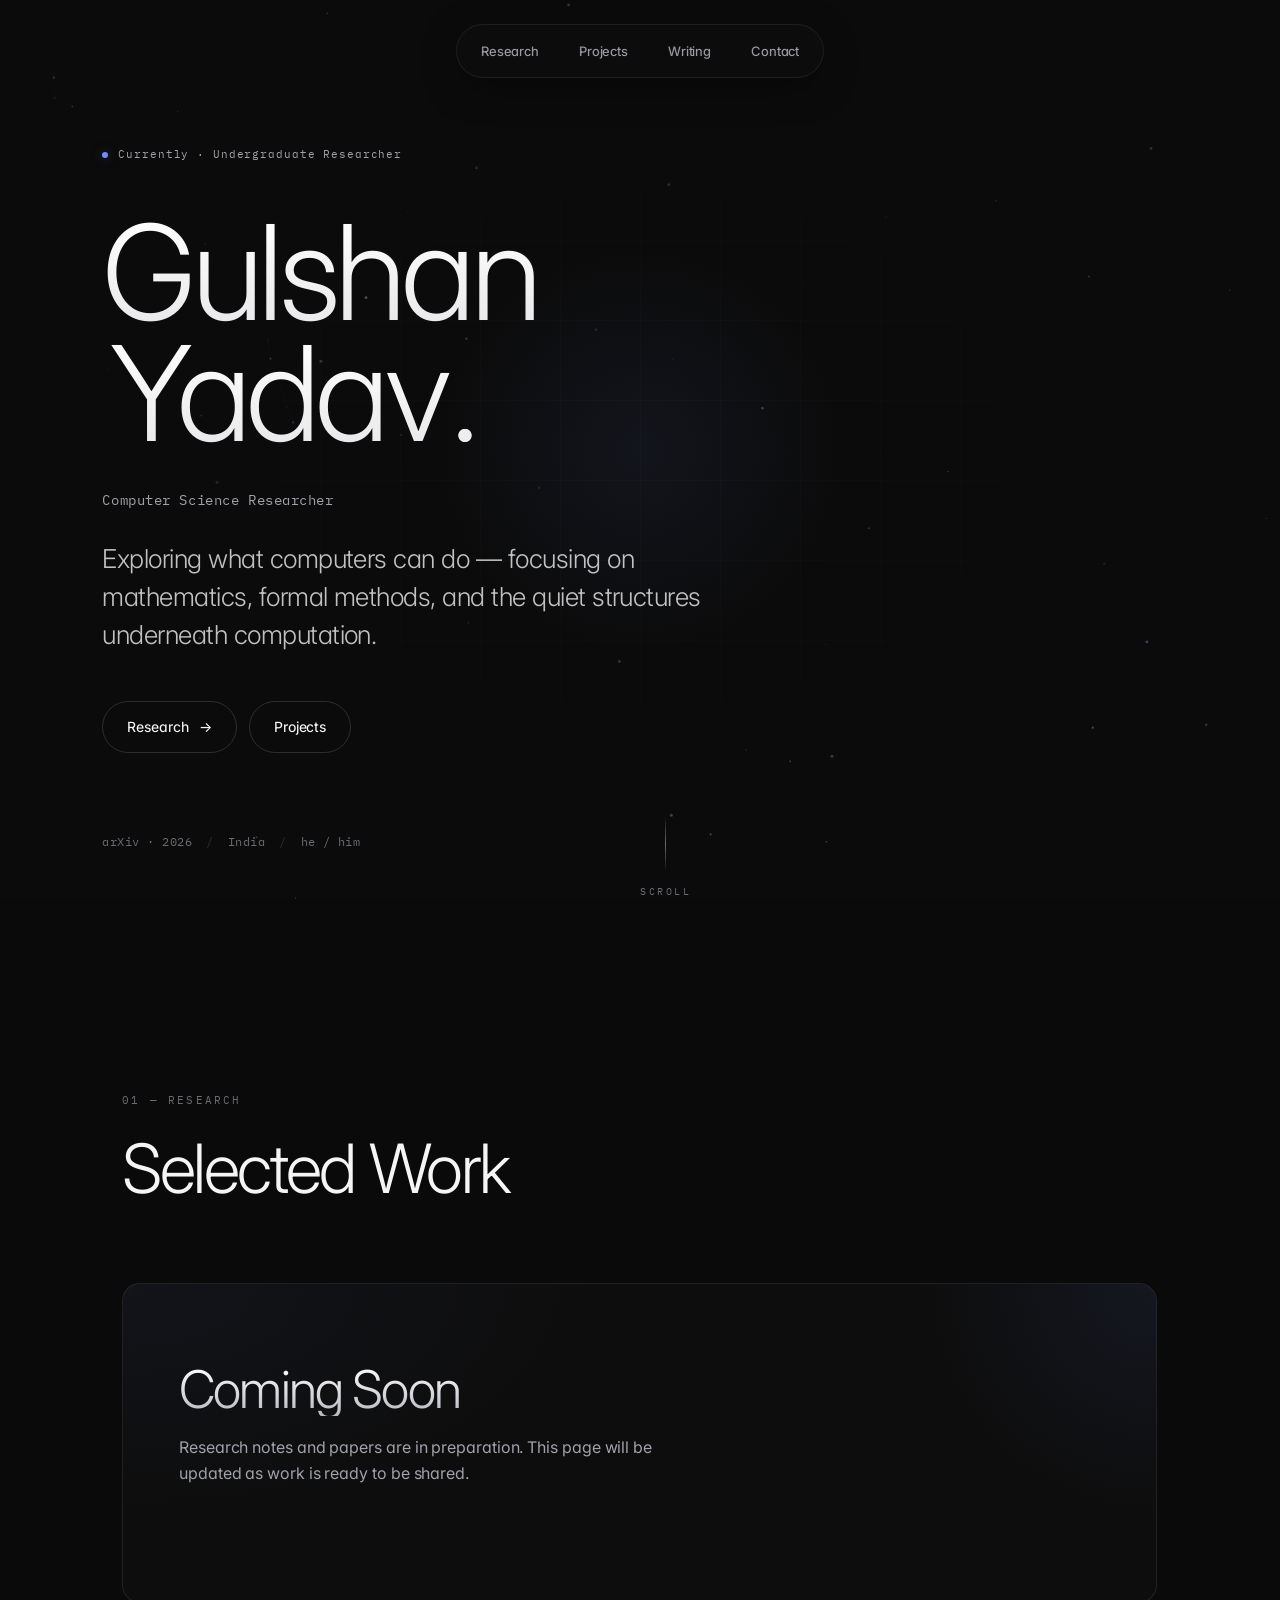
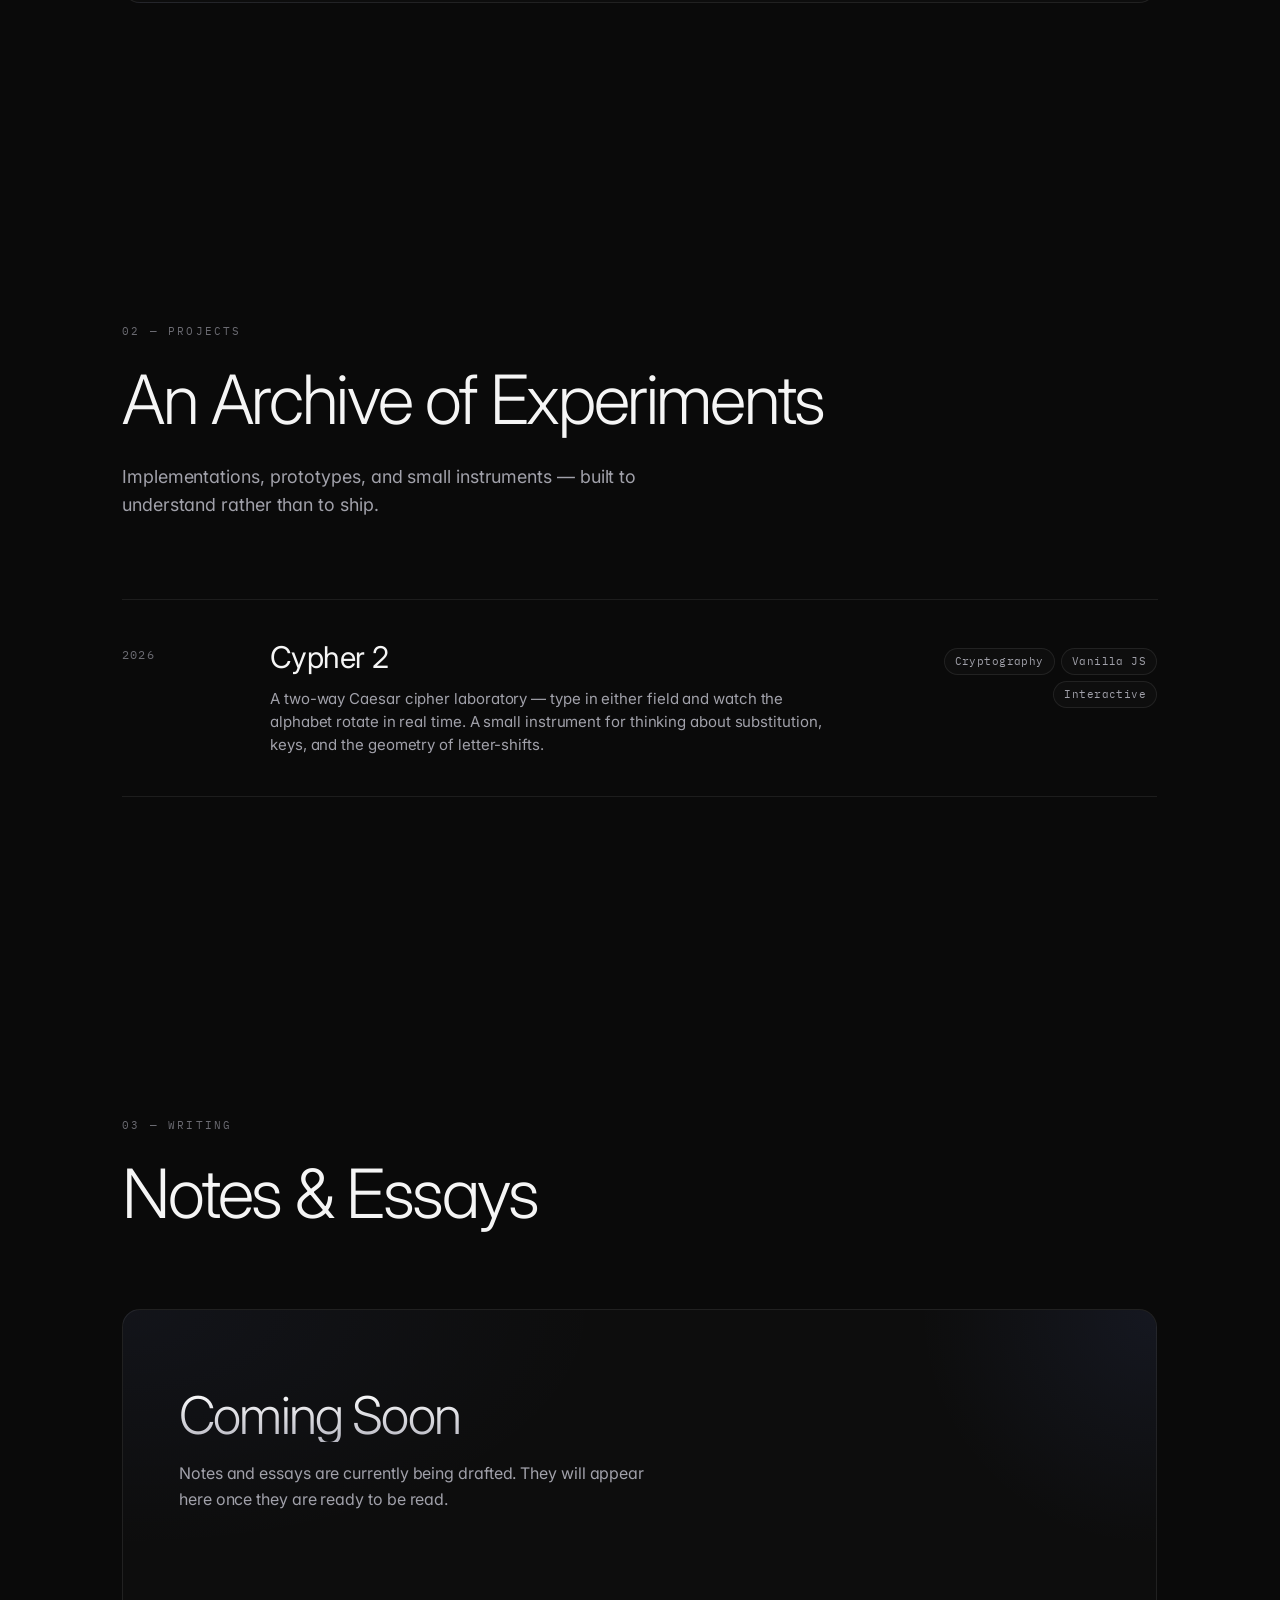
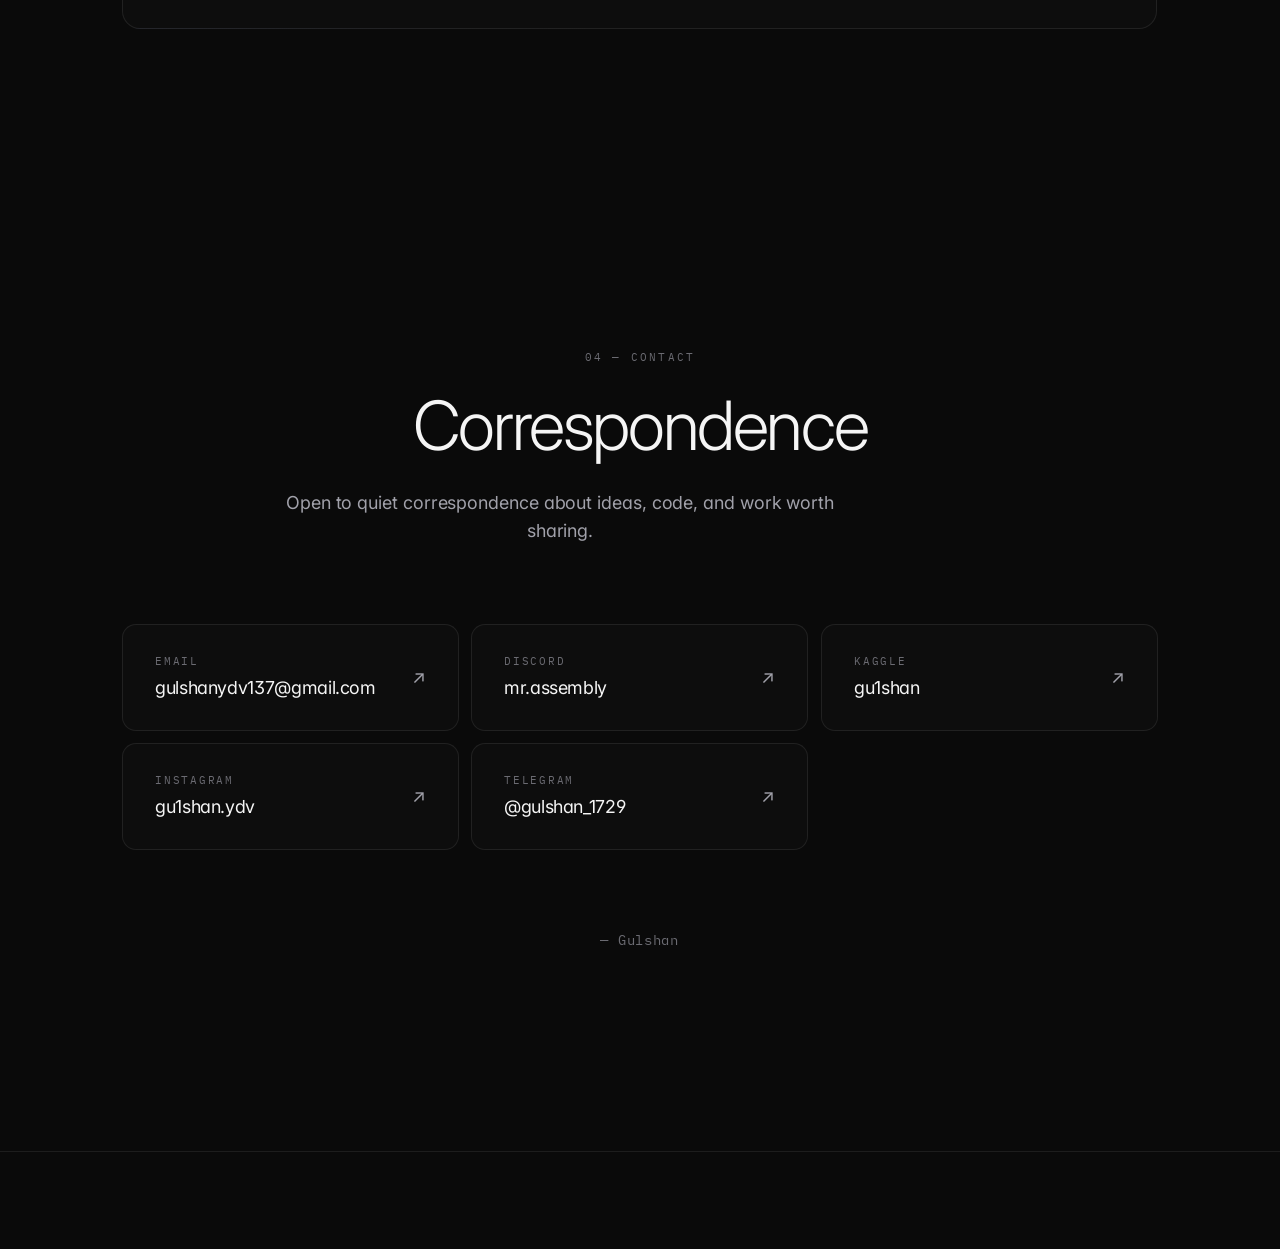
<file: index.html>
<!doctype html>
<html lang="en">
<head>
  <meta charset="utf-8" />
  <meta name="viewport" content="width=device-width,initial-scale=1" />
  <title>Gulshan Yadav — Computer Science Research</title>
  <meta name="description" content="Personal site of Gulshan Yadav, an 18-year-old computer science researcher focusing on mathematics, formal methods, and the quiet structures underneath computation." />
  <meta name="theme-color" content="#0A0A0A" />
  <link rel="preconnect" href="https://fonts.googleapis.com" />
  <link rel="preconnect" href="https://fonts.gstatic.com" crossorigin />
  <link href="https://fonts.googleapis.com/css2?family=Inter:wght@300;400;500;600&family=IBM+Plex+Mono:wght@300;400;500&display=swap" rel="stylesheet" />
  <link rel="stylesheet" href="assets/css/base.css" />
  <link rel="stylesheet" href="assets/css/nav.css" />
  <link rel="stylesheet" href="assets/css/hero.css" />
  <link rel="stylesheet" href="assets/css/sections.css" />
  <link rel="stylesheet" href="assets/css/contact.css" />
  <link rel="stylesheet" href="assets/css/responsive.css" />
</head>
<body>
  <!-- background layers -->
  <canvas id="particles" aria-hidden="true"></canvas>
  <div class="grid-overlay" aria-hidden="true"></div>
  <div class="noise" aria-hidden="true"></div>
  <div class="cursor-glow" aria-hidden="true"></div>

  <!-- floating nav -->
  <header class="nav-wrap">
    <nav class="nav glass" aria-label="Primary">
      <a href="#research" class="nav-link" data-text="Research">Research</a>
      <a href="#projects" class="nav-link" data-text="Projects">Projects</a>
      <a href="#writing" class="nav-link" data-text="Writing">Writing</a>
      <a href="#contact" class="nav-link" data-text="Contact">Contact</a>
    </nav>
  </header>

  <main>
    <!-- HERO -->
    <section class="hero" id="top">
      <div class="hero-inner">
        <p class="kicker"><span class="kicker-dot"></span>Currently · Undergraduate Researcher</p>

        <h1 class="name">
          <span class="line line-1">Gulshan</span>
          <span class="line line-2">Yadav<span class="cursor-mark">.</span></span>
        </h1>

        <p class="headline">Computer Science Researcher</p>

        <p class="research-statement">
          Exploring what computers can do — focusing on mathematics,
          formal methods, and the quiet structures underneath computation.
        </p>

        <div class="cta-row">
          <a href="#research" class="btn magnetic">
            <span class="btn-label">Research</span>
            <span class="btn-arrow" aria-hidden="true">→</span>
          </a>
          <a href="#projects" class="btn ghost magnetic">
            <span class="btn-label">Projects</span>
          </a>
        </div>

        <div class="meta-line">
          <span class="meta-item">arXiv · 2026</span>
          <span class="meta-sep">/</span>
          <span class="meta-item">India</span>
          <span class="meta-sep">/</span>
          <span class="meta-item">he / him</span>
        </div>
      </div>

      <a href="#research" class="scroll-hint" aria-label="Scroll to research">
        <span class="scroll-line"></span>
        <span class="scroll-text">scroll</span>
      </a>
    </section>

    <!-- RESEARCH -->
    <section class="section" id="research">
      <header class="section-head">
        <span class="section-eyebrow">01 — Research</span>
        <h2 class="section-title">Selected Work</h2>
      </header>

      <div class="coming-soon">
        <span class="coming-soon-mark" aria-hidden="true"></span>
        <h3 class="coming-soon-title">Coming Soon</h3>
        <p class="coming-soon-text">
          Research notes and papers are in preparation. This page will be
          updated as work is ready to be shared.
        </p>
      </div>
    </section>

    <!-- PROJECTS -->
    <section class="section" id="projects">
      <header class="section-head">
        <span class="section-eyebrow">02 — Projects</span>
        <h2 class="section-title">An Archive of Experiments</h2>
        <p class="section-lede">
          Implementations, prototypes, and small instruments — built to
          understand rather than to ship.
        </p>
      </header>

      <div class="archive">
        <a class="archive-row" href="projects/cypher2/cypher2.html">
          <span class="archive-year">2026</span>
          <div class="archive-body">
            <h3 class="archive-title">Cypher 2</h3>
            <p class="archive-desc">A two-way Caesar cipher laboratory — type in either field and watch the alphabet rotate in real time. A small instrument for thinking about substitution, keys, and the geometry of letter-shifts.</p>
          </div>
          <ul class="archive-tags">
            <li>Cryptography</li>
            <li>Vanilla JS</li>
            <li>Interactive</li>
          </ul>
        </a>
      </div>
    </section>

    <!-- WRITING -->
    <section class="section writing-section" id="writing">
      <header class="section-head">
        <span class="section-eyebrow">03 — Writing</span>
        <h2 class="section-title">Notes & Essays</h2>
      </header>

      <div class="coming-soon">
        <span class="coming-soon-mark" aria-hidden="true"></span>
        <h3 class="coming-soon-title">Coming Soon</h3>
        <p class="coming-soon-text">
          Notes and essays are currently being drafted. They will appear here
          once they are ready to be read.
        </p>
      </div>
    </section>

    <!-- CONTACT -->
    <section class="section contact-section" id="contact">
      <header class="section-head center">
        <span class="section-eyebrow">04 — Contact</span>
        <h2 class="section-title">Correspondence</h2>
        <p class="section-lede">
          Open to quiet correspondence about ideas, code, and work worth sharing.
        </p>
      </header>

      <div class="contact-grid contact-grid-pair">
        <a class="contact-card magnetic" href="mailto:[email protected]">
          <span class="contact-label">Email</span>
          <span class="contact-value">gulshanydv137@gmail.com</span>
          <span class="contact-arrow" aria-hidden="true">↗</span>
        </a>

        <a class="contact-card magnetic" href="https://discord.com/users/mr.assembly" target="_blank" rel="noopener noreferrer">
          <span class="contact-label">Discord</span>
          <span class="contact-value">mr.assembly</span>
          <span class="contact-arrow" aria-hidden="true">↗</span>
        </a>

        <a class="contact-card magnetic" href="https://www.kaggle.com/gu1shan" target="_blank" rel="noopener noreferrer">
          <span class="contact-label">Kaggle</span>
          <span class="contact-value">gu1shan</span>
          <span class="contact-arrow" aria-hidden="true">↗</span>
        </a>

        <a class="contact-card magnetic" href="https://instagram.com/gu1shan.ydv" target="_blank" rel="noopener noreferrer">
          <span class="contact-label">Instagram</span>
          <span class="contact-value">gu1shan.ydv</span>
          <span class="contact-arrow" aria-hidden="true">↗</span>
        </a>

        <a class="contact-card magnetic" href="https://t.me/gulshan_1729" target="_blank" rel="noopener noreferrer">
          <span class="contact-label">Telegram</span>
          <span class="contact-value">@gulshan_1729</span>
          <span class="contact-arrow" aria-hidden="true">↗</span>
        </a>
      </div>

      <p class="signature">— Gulshan</p>
    </section>
  </main>

  <footer class="foot">
    <div class="foot-inner">
      <span class="foot-mark">© 2026</span>
      <span class="foot-text">Built with care · Last updated June 2026</span>
      <span class="foot-text muted">v0.5 · Notes</span>
    </div>
  </footer>

  <script src="assets/js/cursor.js"></script>
  <script src="assets/js/magnetic.js"></script>
  <script src="assets/js/particles.js"></script>
  <script src="assets/js/cardGlow.js"></script>
  <script src="assets/js/scroll.js"></script>
</body>
</html>
</file>
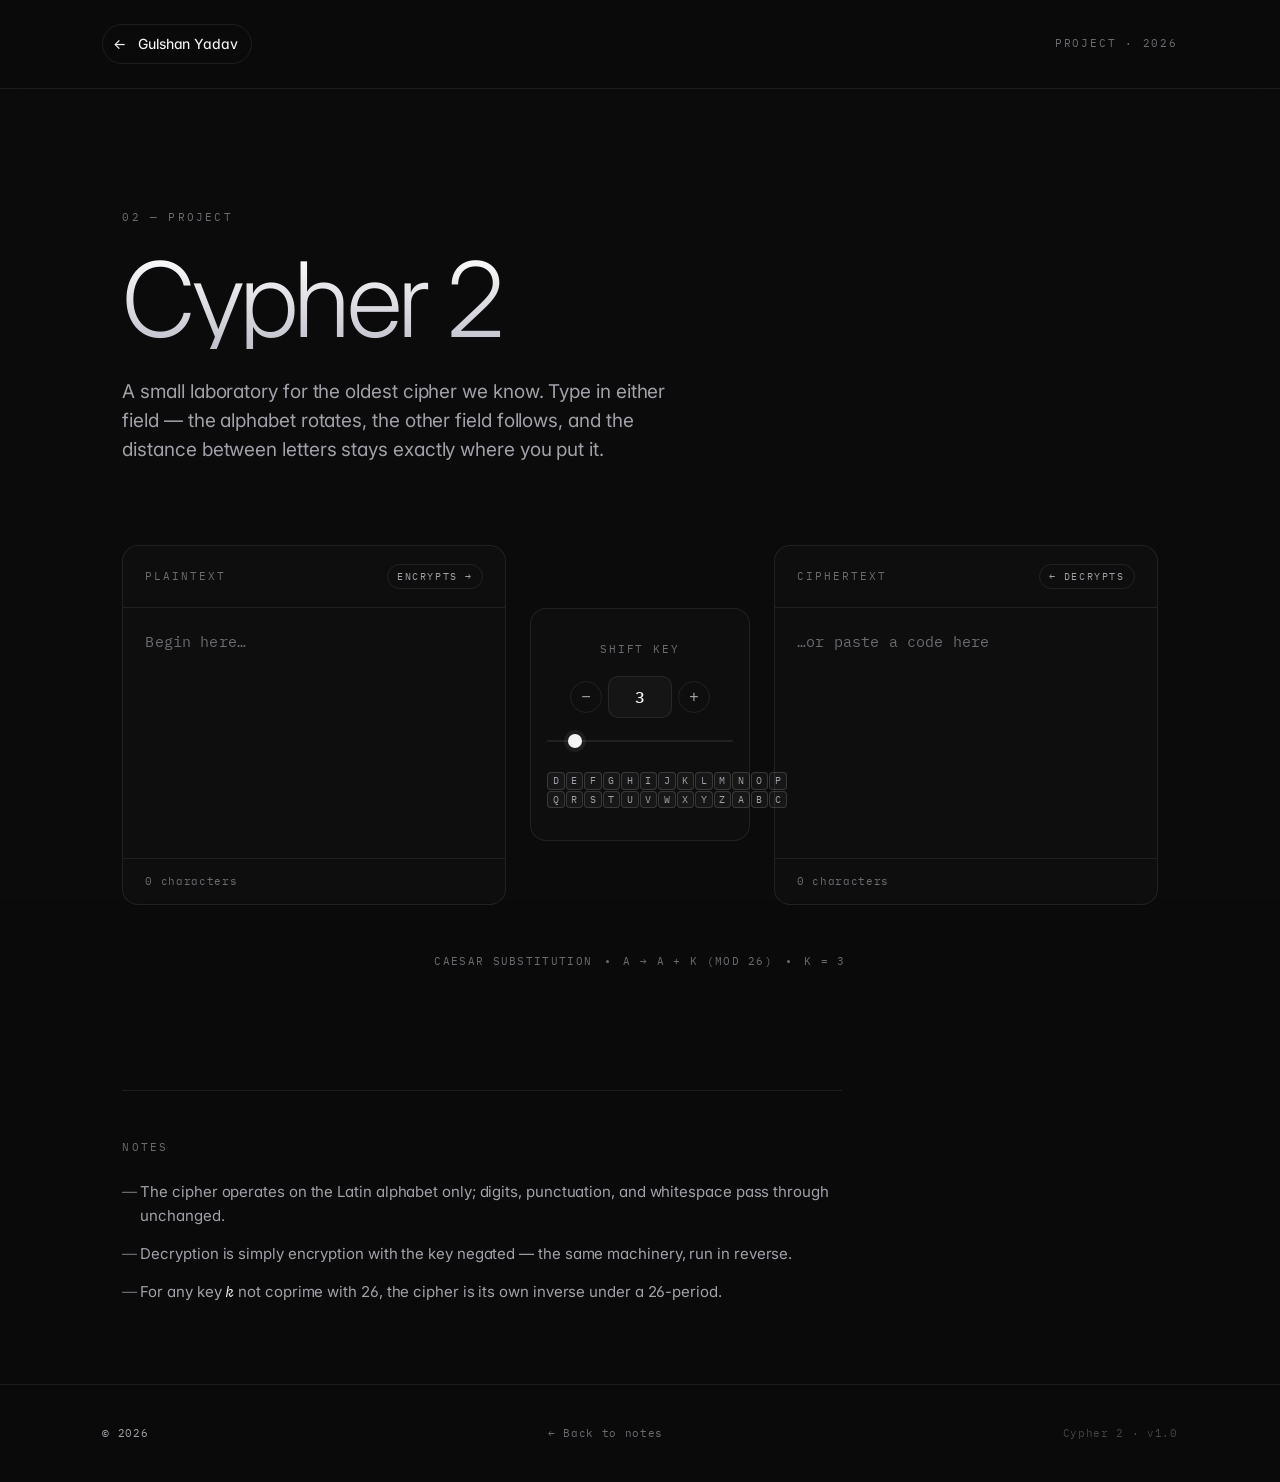
<file: projects/cypher2/cypher2.html>
<!doctype html>
<html lang="en">
<head>
  <meta charset="UTF-8" />
  <meta name="viewport" content="width=device-width,initial-scale=1.0" />
  <title>Cypher 2 — Gulshan Yadav</title>
  <meta name="description" content="A two-way Caesar cipher laboratory — type in either field and watch the alphabet rotate in real time." />
  <meta name="theme-color" content="#0A0A0A" />
  <link rel="preconnect" href="https://fonts.googleapis.com" />
  <link rel="preconnect" href="https://fonts.gstatic.com" crossorigin />
  <link href="https://fonts.googleapis.com/css2?family=Inter:wght@300;400;500;600&family=IBM+Plex+Mono:wght@300;400;500&display=swap" rel="stylesheet" />
  <link rel="stylesheet" href="../../assets/css/base.css" />
  <link rel="stylesheet" href="../../assets/css/nav.css" />
  <link rel="stylesheet" href="../../assets/css/contact.css" />
  <link rel="stylesheet" href="../../assets/css/responsive.css" />
  <link rel="stylesheet" href="cypher2.css" />
</head>
<body class="cypher-body">
  <div class="noise" aria-hidden="true"></div>

  <header class="cypher-nav">
    <a href="../../index.html" class="cypher-back">
      <span class="cypher-back-arrow" aria-hidden="true">←</span>
      <span>Gulshan Yadav</span>
    </a>
    <span class="cypher-nav-meta">Project · 2026</span>
  </header>

  <main class="cypher-main">
    <section class="cypher-hero">
      <p class="cypher-eyebrow">02 — Project</p>
      <h1 class="cypher-title">Cypher&nbsp;2</h1>
      <p class="cypher-lede">
        A small laboratory for the oldest cipher we know. Type in either
        field — the alphabet rotates, the other field follows, and the
        distance between letters stays exactly where you put it.
      </p>
    </section>

    <section class="cypher-lab">
      <div class="cypher-grid">
        <div class="cypher-panel">
          <div class="cypher-panel-head">
            <span class="cypher-label">Plaintext</span>
            <span class="cypher-badge">Encrypts &rarr;</span>
          </div>
          <textarea id="plainText" class="cypher-area" placeholder="Begin here…" spellcheck="false" autocomplete="off"></textarea>
          <div class="cypher-foot">
            <span data-stat="plain-len">0 characters</span>
          </div>
        </div>

        <div class="cypher-controls">
          <div class="cypher-shift">
            <span class="cypher-label">Shift Key</span>
            <div class="cypher-shift-row">
              <button class="cypher-step" data-step="-1" aria-label="Decrease shift">−</button>
              <input id="shiftAmount" type="number" value="3" min="0" max="25" />
              <button class="cypher-step" data-step="1" aria-label="Increase shift">+</button>
            </div>
            <input id="shiftSlider" class="cypher-slider" type="range" min="0" max="25" value="3" />
            <div class="cypher-alphabet" id="alphabet" aria-hidden="true"></div>
          </div>
        </div>

        <div class="cypher-panel">
          <div class="cypher-panel-head">
            <span class="cypher-label">Ciphertext</span>
            <span class="cypher-badge">&larr; Decrypts</span>
          </div>
          <textarea id="cipherText" class="cypher-area" placeholder="…or paste a code here" spellcheck="false" autocomplete="off"></textarea>
          <div class="cypher-foot">
            <span data-stat="cipher-len">0 characters</span>
          </div>
        </div>
      </div>

      <div class="cypher-meta-line">
        <span>Caesar Substitution</span>
        <span class="cypher-dot"></span>
        <span>A → A + k (mod 26)</span>
        <span class="cypher-dot"></span>
        <span id="shiftReadout">k = 3</span>
      </div>
    </section>

    <section class="cypher-notes">
      <h2 class="cypher-notes-title">Notes</h2>
      <ul>
        <li>The cipher operates on the Latin alphabet only; digits, punctuation, and whitespace pass through unchanged.</li>
        <li>Decryption is simply encryption with the key negated — the same machinery, run in reverse.</li>
        <li>For any key <em>k</em> not coprime with 26, the cipher is its own inverse under a 26-period.</li>
      </ul>
    </section>
  </main>

  <footer class="foot">
    <div class="foot-inner">
      <span class="foot-mark">© 2026</span>
      <a href="../../index.html" class="foot-text">← Back to notes</a>
      <span class="foot-text muted">Cypher 2 · v1.0</span>
    </div>
  </footer>

  <script src="../../assets/js/cursor.js"></script>
  <script src="cypher2.js"></script>
</body>
</html>
</file>
<file: assets/css/base.css>
/* ============================================
   Base — tokens, reset, background layers, cursor
   ============================================ */

:root {
  --bg: #0A0A0A;
  --bg-soft: #0E0E0F;
  --bg-elev: #111113;
  --ink: #F5F5F5;
  --ink-mute: #A1A1AA;
  --ink-faint: #6B6B72;
  --line: rgba(255, 255, 255, 0.08);
  --line-strong: rgba(255, 255, 255, 0.14);
  --accent: #6E8BFF;
  --accent-soft: rgba(110, 139, 255, 0.18);
  --accent-glow: rgba(110, 139, 255, 0.35);
  --serif: 'IBM Plex Mono', ui-monospace, SFMono-Regular, monospace;
  --sans: 'Inter', -apple-system, BlinkMacSystemFont, 'SF Pro Display', 'Segoe UI', system-ui, sans-serif;
  --tracking: -0.02em;
  --tracking-tight: -0.035em;
  --duration: cubic-bezier(0.2, 0.7, 0.2, 1);
}

* {
  box-sizing: border-box;
  margin: 0;
  padding: 0;
}

html {
  scroll-behavior: smooth;
}

body {
  background: var(--bg);
  color: var(--ink);
  font-family: var(--sans);
  font-weight: 400;
  font-feature-settings: 'ss01', 'cv11', 'cv02';
  -webkit-font-smoothing: antialiased;
  -moz-osx-font-smoothing: grayscale;
  text-rendering: optimizeLegibility;
  overflow-x: hidden;
  line-height: 1.55;
  letter-spacing: -0.005em;
  cursor: none;
}

a { color: inherit; text-decoration: none; }
img, svg { display: block; max-width: 100%; }

::selection {
  background: rgba(110, 139, 255, 0.25);
  color: #fff;
}

/* ============================================
   Background layers
   ============================================ */

#particles {
  position: fixed;
  inset: 0;
  z-index: 0;
  pointer-events: none;
  opacity: 0.45;
}

.grid-overlay {
  position: fixed;
  inset: 0;
  z-index: 0;
  pointer-events: none;
  background-image:
    linear-gradient(to right, rgba(255, 255, 255, 0.025) 1px, transparent 1px),
    linear-gradient(to bottom, rgba(255, 255, 255, 0.025) 1px, transparent 1px);
  background-size: 80px 80px;
  mask-image: radial-gradient(ellipse at center, rgba(0,0,0,0.9) 0%, transparent 75%);
  -webkit-mask-image: radial-gradient(ellipse at center, rgba(0,0,0,0.9) 0%, transparent 75%);
  animation: gridDrift 40s linear infinite;
}

@keyframes gridDrift {
  0% { background-position: 0 0; }
  100% { background-position: 80px 80px; }
}

.noise {
  position: fixed;
  inset: 0;
  z-index: 1;
  pointer-events: none;
  opacity: 0.06;
  mix-blend-mode: overlay;
  background-image: url("data:image/svg+xml;utf8,<svg xmlns='http://www.w3.org/2000/svg' width='220' height='220'><filter id='n'><feTurbulence type='fractalNoise' baseFrequency='0.85' numOctaves='2' stitchTiles='stitch'/><feColorMatrix values='0 0 0 0 1 0 0 0 0 1 0 0 0 0 1 0 0 0 0.6 0'/></filter><rect width='100%' height='100%' filter='url(%23n)'/></svg>");
}

.cursor-glow {
  position: fixed;
  width: 480px;
  height: 480px;
  border-radius: 50%;
  background: radial-gradient(circle, rgba(110, 139, 255, 0.07) 0%, rgba(110, 139, 255, 0) 60%);
  pointer-events: none;
  z-index: 2;
  transform: translate(-50%, -50%);
  transition: opacity 0.3s ease;
  mix-blend-mode: screen;
}

.cursor-dot {
  position: fixed;
  width: 6px;
  height: 6px;
  border-radius: 50%;
  background: #fff;
  pointer-events: none;
  z-index: 9999;
  transform: translate(-50%, -50%);
  mix-blend-mode: difference;
  transition: width 0.25s var(--duration), height 0.25s var(--duration), opacity 0.2s ease;
}

.cursor-dot.hover {
  width: 32px;
  height: 32px;
  background: rgba(255, 255, 255, 0.08);
  border: 1px solid rgba(255, 255, 255, 0.4);
  backdrop-filter: blur(2px);
}

@media (hover: none) {
  body { cursor: auto; }
  .cursor-glow, .cursor-dot { display: none; }
}
</file>
<file: assets/css/nav.css>
/* ============================================
   Floating nav
   ============================================ */

.nav-wrap {
  position: fixed;
  top: 24px;
  left: 50%;
  transform: translateX(-50%);
  z-index: 100;
  width: auto;
}

.glass {
  background: rgba(15, 15, 17, 0.55);
  backdrop-filter: blur(20px) saturate(180%);
  -webkit-backdrop-filter: blur(20px) saturate(180%);
  border: 1px solid var(--line);
}

.nav {
  display: flex;
  align-items: center;
  gap: 4px;
  padding: 6px;
  border-radius: 999px;
  box-shadow: 0 10px 40px -10px rgba(0, 0, 0, 0.6);
}

.nav-link {
  position: relative;
  padding: 10px 18px;
  font-size: 13px;
  font-weight: 450;
  color: var(--ink-mute);
  letter-spacing: -0.01em;
  border-radius: 999px;
  transition: color 0.3s var(--duration), background 0.3s var(--duration);
}

.nav-link:hover {
  color: var(--ink);
  background: rgba(255, 255, 255, 0.04);
}

.nav-link.active {
  color: var(--ink);
  background: rgba(255, 255, 255, 0.06);
}
</file>
<file: assets/css/hero.css>
/* ============================================
   Hero
   ============================================ */

.hero {
  position: relative;
  min-height: 100vh;
  min-height: 100svh;
  min-height: 100dvh;
  display: flex;
  align-items: center;
  padding: 140px 8vw 80px;
  z-index: 5;
}

.hero-inner {
  width: 100%;
  max-width: 1240px;
  margin: 0 auto;
}

.kicker {
  display: inline-flex;
  align-items: center;
  gap: 10px;
  font-family: var(--serif);
  font-size: 11px;
  font-weight: 400;
  letter-spacing: 0.08em;
  color: var(--ink-mute);
  margin-bottom: 48px;
  opacity: 0;
  transform: translateY(20px);
  animation: rise 1.1s var(--duration) 0.1s forwards;
}

.kicker-dot {
  width: 6px;
  height: 6px;
  border-radius: 50%;
  background: var(--accent);
  box-shadow: 0 0 12px var(--accent-glow);
  animation: pulse 2.4s ease-in-out infinite;
}

@keyframes pulse {
  0%, 100% { opacity: 1; transform: scale(1); }
  50% { opacity: 0.5; transform: scale(0.85); }
}

.name {
  font-family: var(--sans);
  font-weight: 300;
  font-size: clamp(64px, 11vw, 132px);
  line-height: 0.92;
  letter-spacing: var(--tracking-tight);
  color: var(--ink);
  margin-bottom: 36px;
  display: flex;
  flex-direction: column;
}

.name .line {
  display: block;
  overflow: hidden;
  position: relative;
}

.name .line > span,
.name .line {
  background: linear-gradient(180deg, #FFFFFF 0%, #E8E8EA 100%);
  -webkit-background-clip: text;
  background-clip: text;
  -webkit-text-fill-color: transparent;
}

.line-1 {
  opacity: 0;
  transform: translateY(110%);
  animation: nameReveal 1.2s var(--duration) 0.25s forwards;
}

.line-2 {
  opacity: 0;
  transform: translateY(110%);
  animation: nameReveal 1.2s var(--duration) 0.4s forwards;
  padding-left: 0.06em;
  display: flex;
  align-items: baseline;
  gap: 0.06em;
}

.line-2 > span,
.line-2 {
  background: linear-gradient(180deg, #FFFFFF 0%, #B8B8C2 100%);
  -webkit-background-clip: text;
  background-clip: text;
  -webkit-text-fill-color: transparent;
}

@keyframes nameReveal {
  to { opacity: 1; transform: translateY(0); }
}

@keyframes rise {
  to { opacity: 1; transform: translateY(0); }
}

.cursor-mark {
  color: var(--accent);
  font-weight: 300;
  -webkit-text-fill-color: var(--accent);
  animation: blink 1.4s ease-in-out infinite;
  margin-left: 0.04em;
}

@keyframes blink {
  0%, 49% { opacity: 1; }
  50%, 100% { opacity: 0.2; }
}

.headline {
  font-family: var(--serif);
  font-size: clamp(13px, 1.1vw, 15px);
  font-weight: 400;
  letter-spacing: 0.04em;
  color: var(--ink-mute);
  margin-bottom: 28px;
  opacity: 0;
  animation: rise 1s var(--duration) 0.65s forwards;
}

.research-statement {
  font-family: var(--sans);
  font-weight: 300;
  font-size: clamp(18px, 2.1vw, 26px);
  line-height: 1.45;
  letter-spacing: var(--tracking);
  color: rgba(245, 245, 245, 0.78);
  max-width: 640px;
  margin-bottom: 48px;
  opacity: 0;
  animation: rise 1s var(--duration) 0.8s forwards;
}

.cta-row {
  display: flex;
  align-items: center;
  gap: 12px;
  margin-bottom: 80px;
  opacity: 0;
  animation: rise 1s var(--duration) 0.95s forwards;
}

/* ============================================
   Buttons
   ============================================ */

.btn {
  position: relative;
  display: inline-flex;
  align-items: center;
  gap: 10px;
  padding: 14px 24px;
  border-radius: 999px;
  font-size: 14px;
  font-weight: 450;
  letter-spacing: -0.005em;
  border: 1px solid var(--line-strong);
  background: transparent;
  color: var(--ink);
  cursor: none;
  transition: border-color 0.3s var(--duration), background 0.3s var(--duration);
  overflow: hidden;
  isolation: isolate;
}

.btn::before {
  content: "";
  position: absolute;
  inset: 0;
  background: linear-gradient(135deg, rgba(255, 255, 255, 0.06), rgba(255, 255, 255, 0.02));
  opacity: 0;
  transition: opacity 0.3s var(--duration);
  z-index: -1;
}

.btn:hover::before {
  opacity: 1;
}

.btn.primary {
  background: #fff;
  color: #0A0A0A;
  border-color: #fff;
}

.btn.primary::before {
  background: linear-gradient(135deg, #fff, #d8d8e0);
}

.btn.ghost {
  color: var(--ink);
}

.btn-arrow {
  display: inline-block;
  transition: transform 0.3s var(--duration);
}

.btn:hover .btn-arrow {
  transform: translateX(4px);
}

/* ============================================
   Hero meta
   ============================================ */

.meta-line {
  display: flex;
  align-items: center;
  gap: 14px;
  font-family: var(--serif);
  font-size: 12px;
  font-weight: 400;
  letter-spacing: 0.04em;
  color: var(--ink-faint);
  opacity: 0;
  animation: rise 1s var(--duration) 1.15s forwards;
}

.meta-item {
  display: inline-block;
}

.meta-sep {
  color: var(--line-strong);
}

.scroll-hint {
  position: absolute;
  bottom: 32px;
  left: 50%;
  transform: translateX(-50%);
  display: flex;
  flex-direction: column;
  align-items: center;
  gap: 12px;
  color: var(--ink-faint);
  font-family: var(--serif);
  font-size: 10px;
  letter-spacing: 0.25em;
  text-transform: uppercase;
  opacity: 0;
  animation: rise 1s var(--duration) 1.4s forwards;
}

.scroll-line {
  width: 1px;
  height: 56px;
  background: linear-gradient(180deg, transparent, var(--ink-faint) 50%, transparent);
  animation: scrollPulse 2.4s ease-in-out infinite;
}

@keyframes scrollPulse {
  0%, 100% { transform: scaleY(0.6); transform-origin: top; opacity: 0.5; }
  50% { transform: scaleY(1); transform-origin: top; opacity: 1; }
}
</file>
<file: assets/css/sections.css>
/* ============================================
   Generic section primitives
   ============================================ */

.section {
  position: relative;
  padding: 160px 8vw;
  max-width: 1240px;
  margin: 0 auto;
  z-index: 5;
}

.section-head {
  margin-bottom: 80px;
  max-width: 720px;
}

.section-head.center {
  margin-left: auto;
  margin-right: auto;
  text-align: center;
}

.section-eyebrow {
  display: block;
  font-family: var(--serif);
  font-size: 11px;
  font-weight: 400;
  letter-spacing: 0.2em;
  color: var(--ink-faint);
  text-transform: uppercase;
  margin-bottom: 24px;
}

.section-title {
  font-family: var(--sans);
  font-weight: 300;
  font-size: clamp(40px, 5.5vw, 68px);
  line-height: 1.04;
  letter-spacing: var(--tracking-tight);
  color: var(--ink);
  margin-bottom: 28px;
}

.section-lede {
  font-size: clamp(16px, 1.4vw, 19px);
  line-height: 1.55;
  color: var(--ink-mute);
  font-weight: 400;
  max-width: 560px;
}

/* ============================================
   Coming-soon placeholder
   ============================================ */

.coming-soon {
  position: relative;
  display: flex;
  flex-direction: column;
  align-items: flex-start;
  padding: 80px 56px;
  border: 1px solid var(--line);
  border-radius: 18px;
  background:
    radial-gradient(800px 400px at 0% 0%, rgba(110, 139, 255, 0.05), transparent 60%),
    rgba(255, 255, 255, 0.015);
  overflow: hidden;
  min-height: 320px;
}

.coming-soon-mark {
  position: absolute;
  top: 0;
  right: 0;
  width: 280px;
  height: 280px;
  background: radial-gradient(circle at top right, rgba(110, 139, 255, 0.08), transparent 60%);
  pointer-events: none;
}

.coming-soon-title {
  font-family: var(--sans);
  font-weight: 300;
  font-size: clamp(32px, 4.5vw, 52px);
  line-height: 1;
  letter-spacing: var(--tracking-tight);
  color: var(--ink);
  margin-bottom: 18px;
  position: relative;
  background: linear-gradient(180deg, #FFFFFF 0%, #B8B8C2 100%);
  -webkit-background-clip: text;
  background-clip: text;
  -webkit-text-fill-color: transparent;
}

.coming-soon-text {
  font-size: clamp(14px, 1.3vw, 16px);
  line-height: 1.65;
  color: var(--ink-mute);
  max-width: 480px;
  position: relative;
}

/* ============================================
   Research grid (kept for future use)
   ============================================ */

.research-grid {
  display: grid;
  grid-template-columns: repeat(3, 1fr);
  gap: 1px;
  background: var(--line);
  border: 1px solid var(--line);
  border-radius: 4px;
  overflow: hidden;
}

.research-card {
  display: flex;
  flex-direction: column;
  background: var(--bg);
  padding: 40px 36px;
  position: relative;
  transition: background 0.5s var(--duration);
  min-height: 380px;
}

.research-card::after {
  content: "";
  position: absolute;
  inset: 0;
  background: radial-gradient(600px 300px at var(--mx, 50%) var(--my, 50%), rgba(110, 139, 255, 0.06), transparent 60%);
  opacity: 0;
  transition: opacity 0.5s var(--duration);
  pointer-events: none;
}

.research-card:hover {
  background: var(--bg-soft);
}

.research-card:hover::after {
  opacity: 1;
}

.research-top {
  display: flex;
  justify-content: space-between;
  align-items: center;
  margin-bottom: 56px;
  position: relative;
  z-index: 1;
}

.status-tag {
  font-family: var(--serif);
  font-size: 10px;
  font-weight: 400;
  letter-spacing: 0.18em;
  text-transform: uppercase;
  padding: 5px 10px;
  border-radius: 999px;
  border: 1px solid var(--line-strong);
  color: var(--ink-mute);
}

.status-tag.preprint {
  border-color: rgba(110, 139, 255, 0.4);
  color: #B6C5FF;
  background: rgba(110, 139, 255, 0.06);
}

.status-tag.in-progress {
  border-color: rgba(245, 245, 245, 0.18);
  color: var(--ink-mute);
}

.status-tag.published {
  border-color: rgba(160, 230, 180, 0.3);
  color: #B6E2C5;
  background: rgba(160, 230, 180, 0.05);
}

.research-year {
  font-family: var(--serif);
  font-size: 11px;
  color: var(--ink-faint);
  letter-spacing: 0.1em;
}

.research-title {
  font-family: var(--sans);
  font-weight: 400;
  font-size: clamp(20px, 1.9vw, 24px);
  line-height: 1.25;
  letter-spacing: var(--tracking);
  color: var(--ink);
  margin-bottom: 18px;
  position: relative;
  z-index: 1;
}

.research-abstract {
  font-size: 14.5px;
  line-height: 1.6;
  color: var(--ink-mute);
  margin-bottom: auto;
  padding-bottom: 32px;
  position: relative;
  z-index: 1;
}

.research-meta {
  font-family: var(--serif);
  font-size: 11px;
  font-weight: 400;
  color: var(--ink-faint);
  letter-spacing: 0.04em;
  display: flex;
  align-items: center;
  gap: 10px;
  position: relative;
  z-index: 1;
  padding-top: 24px;
  border-top: 1px solid var(--line);
}

.dot-sep {
  color: var(--ink-faint);
}

/* ============================================
   Projects archive
   ============================================ */

.archive {
  border-top: 1px solid var(--line);
}

.archive-row {
  display: grid;
  grid-template-columns: 100px 1fr auto;
  gap: 48px;
  align-items: start;
  padding: 40px 0;
  border-bottom: 1px solid var(--line);
  position: relative;
  transition: padding 0.4s var(--duration);
  overflow: hidden;
}

.archive-row::before {
  content: "";
  position: absolute;
  inset: 0;
  background: linear-gradient(90deg, transparent, rgba(110, 139, 255, 0.04), transparent);
  transform: translateX(-100%);
  transition: transform 0.6s var(--duration);
  pointer-events: none;
}

.archive-row:hover::before {
  transform: translateX(100%);
}

.archive-row:hover {
  padding-left: 12px;
}

.archive-year {
  font-family: var(--serif);
  font-size: 12px;
  font-weight: 400;
  letter-spacing: 0.1em;
  color: var(--ink-faint);
  padding-top: 6px;
}

.archive-title {
  font-family: var(--sans);
  font-weight: 400;
  font-size: clamp(22px, 2.4vw, 30px);
  line-height: 1.15;
  letter-spacing: var(--tracking);
  color: var(--ink);
  margin-bottom: 12px;
  transition: color 0.3s var(--duration);
}

.archive-row:hover .archive-title {
  color: #fff;
}

.archive-desc {
  font-size: 15px;
  line-height: 1.55;
  color: var(--ink-mute);
  max-width: 560px;
}

.archive-tags {
  list-style: none;
  display: flex;
  flex-wrap: wrap;
  gap: 6px;
  justify-content: flex-end;
  max-width: 280px;
  padding-top: 8px;
}

.archive-tags li {
  font-family: var(--serif);
  font-size: 11px;
  font-weight: 400;
  letter-spacing: 0.04em;
  color: var(--ink-mute);
  padding: 4px 10px;
  border: 1px solid var(--line);
  border-radius: 999px;
  background: rgba(255, 255, 255, 0.02);
  transition: border-color 0.3s var(--duration);
}

.archive-row:hover .archive-tags li {
  border-color: var(--line-strong);
}

/* ============================================
   Writing
   ============================================ */

.writing-grid {
  display: grid;
  grid-template-columns: repeat(3, 1fr);
  gap: 32px;
}

.writing-card {
  display: flex;
  flex-direction: column;
  padding: 36px 0;
  border-top: 1px solid var(--line);
  position: relative;
  transition: transform 0.4s var(--duration);
}

.writing-card::before {
  content: "";
  position: absolute;
  top: -1px;
  left: 0;
  height: 1px;
  width: 0;
  background: var(--ink);
  transition: width 0.6s var(--duration);
}

.writing-card:hover::before {
  width: 64px;
}

.writing-date {
  font-family: var(--serif);
  font-size: 11px;
  font-weight: 400;
  letter-spacing: 0.1em;
  color: var(--ink-faint);
  margin-bottom: 28px;
}

.writing-title {
  font-family: var(--sans);
  font-weight: 400;
  font-size: clamp(20px, 1.8vw, 24px);
  line-height: 1.25;
  letter-spacing: var(--tracking);
  color: var(--ink);
  margin-bottom: 16px;
}

.writing-excerpt {
  font-size: 14.5px;
  line-height: 1.6;
  color: var(--ink-mute);
  margin-bottom: 24px;
}

.writing-cta {
  margin-top: auto;
  font-family: var(--serif);
  font-size: 12px;
  letter-spacing: 0.05em;
  color: var(--ink-mute);
  transition: color 0.3s var(--duration), transform 0.3s var(--duration);
  display: inline-block;
}

.writing-card:hover .writing-cta {
  color: var(--ink);
  transform: translateX(4px);
}
</file>
<file: assets/css/contact.css>
/* ============================================
   Contact
   ============================================ */

.contact-section {
  padding-bottom: 200px;
}

.contact-grid {
  display: grid;
  grid-template-columns: repeat(3, 1fr);
  gap: 12px;
  margin-top: 24px;
  margin-bottom: 100px;
}

.contact-grid-pair {
  max-width: 1080px;
  margin-left: auto;
  margin-right: auto;
  margin-bottom: 80px;
}

.contact-card {
  display: grid;
  grid-template-columns: 1fr auto;
  grid-template-rows: auto auto;
  gap: 4px 16px;
  align-items: center;
  padding: 28px 32px;
  border: 1px solid var(--line);
  border-radius: 14px;
  background: rgba(255, 255, 255, 0.015);
  transition: background 0.3s var(--duration), border-color 0.3s var(--duration);
  position: relative;
  overflow: hidden;
  cursor: none;
}

.contact-card::before {
  content: "";
  position: absolute;
  inset: 0;
  background: radial-gradient(400px 200px at var(--mx, 50%) var(--my, 50%), rgba(110, 139, 255, 0.06), transparent 60%);
  opacity: 0;
  transition: opacity 0.4s var(--duration);
  pointer-events: none;
}

.contact-card:hover {
  border-color: var(--line-strong);
  background: rgba(255, 255, 255, 0.03);
}

.contact-card:hover::before {
  opacity: 1;
}

.contact-label {
  font-family: var(--serif);
  font-size: 11px;
  letter-spacing: 0.16em;
  text-transform: uppercase;
  color: var(--ink-faint);
}

.contact-value {
  font-family: var(--sans);
  font-size: clamp(15px, 1.4vw, 18px);
  font-weight: 400;
  letter-spacing: var(--tracking);
  color: var(--ink);
}

.contact-arrow {
  grid-row: 1 / 3;
  grid-column: 2;
  font-size: 18px;
  color: var(--ink-mute);
  align-self: center;
  transition: color 0.3s var(--duration), transform 0.3s var(--duration);
}

.contact-card:hover .contact-arrow {
  color: var(--ink);
  transform: translate(3px, -3px);
}

.signature {
  font-family: var(--serif);
  font-size: 14px;
  letter-spacing: 0.05em;
  color: var(--ink-faint);
  text-align: center;
  margin-top: 80px;
}

/* ============================================
   Footer
   ============================================ */

.foot {
  position: relative;
  z-index: 5;
  padding: 40px 8vw;
  border-top: 1px solid var(--line);
}

.foot-inner {
  max-width: 1240px;
  margin: 0 auto;
  display: flex;
  align-items: center;
  justify-content: space-between;
  flex-wrap: wrap;
  gap: 12px;
  font-family: var(--serif);
  font-size: 11px;
  letter-spacing: 0.06em;
  color: var(--ink-faint);
}

.foot-mark {
  color: var(--ink-mute);
}

.foot-text.muted {
  opacity: 0.6;
}

/* ============================================
   Reveal on scroll
   ============================================ */

.reveal {
  opacity: 0;
  transform: translateY(28px);
  transition: opacity 1.1s var(--duration), transform 1.1s var(--duration);
  will-change: opacity, transform;
}

.reveal.in {
  opacity: 1;
  transform: translateY(0);
}

.reveal[data-delay="1"] { transition-delay: 0.05s; }
.reveal[data-delay="2"] { transition-delay: 0.1s; }
.reveal[data-delay="3"] { transition-delay: 0.15s; }
.reveal[data-delay="4"] { transition-delay: 0.2s; }
</file>
<file: assets/css/responsive.css>
/* ============================================
   Responsive
   ============================================ */

@media (max-width: 980px) {
  .research-grid {
    grid-template-columns: 1fr;
  }
  .writing-grid {
    grid-template-columns: 1fr;
    gap: 0;
  }
  .archive-row {
    grid-template-columns: 1fr;
    gap: 12px;
    padding: 32px 0;
  }
  .archive-tags {
    justify-content: flex-start;
    max-width: 100%;
  }
  .contact-grid {
    grid-template-columns: 1fr;
  }
}

/* ============================================
   Tablet
   ============================================ */

@media (max-width: 760px) {
  body { cursor: auto; }
  .hero { padding: 120px 6vw 60px; }
  .section { padding: 100px 6vw; }
  .foot { padding: 32px 6vw; }
  .name { font-size: clamp(56px, 14vw, 96px); }
  .nav-link { padding: 9px 14px; font-size: 12px; }
  .cta-row { flex-wrap: wrap; }
  .meta-line { flex-wrap: wrap; gap: 10px; }
  .research-card { padding: 32px 28px; min-height: auto; }
  .contact-card { padding: 22px 24px; }
  .section-title { font-size: clamp(34px, 9vw, 52px); }
  .section-head { margin-bottom: 56px; }
  .coming-soon { padding: 56px 32px; }
  .contact-grid-pair { grid-template-columns: 1fr; }
}

/* ============================================
   Android phones
   ============================================ */

@media (max-width: 520px) {

  .hero {
    min-height: 100svh;
    min-height: 100dvh;
    padding: 110px 6vw 90px;
  }
  .kicker { margin-bottom: 32px; font-size: 10px; }
  .name { font-size: clamp(48px, 17vw, 88px); margin-bottom: 24px; letter-spacing: -0.04em; }
  .name .line-2 { gap: 0.02em; }
  .headline { font-size: 12px; margin-bottom: 22px; }
  .research-statement {
    font-size: 16px;
    line-height: 1.5;
    margin-bottom: 36px;
  }
  .cta-row { margin-bottom: 56px; }
  .btn { padding: 12px 18px; font-size: 13px; }
  .meta-line {
    font-size: 11px;
    gap: 8px;
    flex-direction: row;
    flex-wrap: wrap;
  }
  .meta-sep { display: none; }
  .scroll-hint { display: none; }

  .nav-wrap { top: 14px; left: 12px; right: 12px; transform: none; max-width: 100%; }
  .nav {
    width: 100%;
    justify-content: space-between;
    padding: 5px;
    gap: 2px;
  }
  .nav-link {
    padding: 9px 10px;
    font-size: 11.5px;
    flex: 1;
    text-align: center;
    letter-spacing: 0;
  }

  .section { padding: 80px 6vw; }
  .section-head { margin-bottom: 48px; }
  .section-title { font-size: clamp(32px, 11vw, 48px); letter-spacing: -0.035em; }
  .section-lede { font-size: 15px; line-height: 1.55; }
  .section-eyebrow { font-size: 10px; margin-bottom: 18px; }

  .research-card { padding: 26px 22px; min-height: auto; }
  .research-top { margin-bottom: 36px; }
  .research-title { font-size: 19px; line-height: 1.3; }
  .research-abstract { font-size: 13.5px; padding-bottom: 24px; }
  .research-meta { flex-wrap: wrap; gap: 6px; font-size: 10px; }

  .archive-row { padding: 28px 0; gap: 8px; }
  .archive-year { font-size: 11px; }
  .archive-title { font-size: 22px; margin-bottom: 8px; }
  .archive-desc { font-size: 14px; }
  .archive-tags { gap: 5px; }
  .archive-tags li { font-size: 10px; padding: 4px 8px; }

  .writing-card { padding: 28px 0; }
  .writing-date { margin-bottom: 20px; }
  .writing-title { font-size: 19px; }
  .writing-excerpt { font-size: 13.5px; }

  .contact-section { padding-bottom: 140px; }
  .contact-grid { gap: 10px; margin-bottom: 64px; }
  .contact-card { padding: 20px 22px; gap: 4px 12px; }
  .contact-label { font-size: 10px; letter-spacing: 0.14em; }
  .contact-value { font-size: 14px; }
  .contact-arrow { font-size: 16px; }
  .signature { font-size: 13px; margin-top: 56px; }

  .coming-soon { padding: 56px 28px; min-height: 240px; }
  .coming-soon-mark { width: 180px; height: 180px; }

  .foot-inner {
    flex-direction: column;
    align-items: flex-start;
    gap: 6px;
    font-size: 10px;
  }
}

/* ============================================
   Landscape phones (Android)
   ============================================ */

@media (max-height: 500px) and (orientation: landscape) {
  .hero {
    min-height: 100svh;
    min-height: 100dvh;
    padding: 90px 6vw 60px;
  }
  .name { font-size: clamp(40px, 8vw, 64px); margin-bottom: 16px; }
  .research-statement { font-size: 15px; margin-bottom: 24px; max-width: 70ch; }
  .cta-row { margin-bottom: 32px; }
  .scroll-hint { display: none; }
  .section { padding: 70px 6vw; }
  .section-head { margin-bottom: 40px; }
}

/* ============================================
   Foldables / large android
   ============================================ */

@media (min-width: 521px) and (max-width: 760px) {
  .name { font-size: clamp(64px, 13vw, 92px); }
  .research-statement { font-size: 17px; }
  .nav-link { padding: 9px 13px; font-size: 12px; }
}

/* ============================================
   Ultra-wide / desktop
   ============================================ */

@media (min-width: 1600px) {
  .hero-inner, .section { max-width: 1320px; }
  .name { font-size: clamp(110px, 9vw, 160px); }
  .section-title { font-size: clamp(56px, 4.5vw, 76px); }
}

/* ============================================
   Touch optimizations
   ============================================ */

@media (hover: none) {
  .archive-row:hover { padding-left: 0; }
  .archive-row::before { display: none; }
  .research-card:hover { background: var(--bg); }
  .research-card:hover::after { opacity: 0; }
  .contact-card:hover { background: rgba(255, 255, 255, 0.015); border-color: var(--line); }
  .contact-card:hover::before { opacity: 0; }
  .writing-card:hover::before { width: 0; }
  .btn { -webkit-tap-highlight-color: transparent; }
  .btn:active { transform: scale(0.98); }
  .nav-link:active { background: rgba(255, 255, 255, 0.06); }
  .archive-row:active { background: rgba(255, 255, 255, 0.02); }
  .contact-card:active { background: rgba(255, 255, 255, 0.03); }
}

/* ============================================
   Reduced motion
   ============================================ */

@media (prefers-reduced-motion: reduce) {
  *, *::before, *::after {
    animation-duration: 0.01ms !important;
    animation-iteration-count: 1 !important;
    transition-duration: 0.01ms !important;
  }
  .reveal { opacity: 1; transform: none; }
}
</file>
<file: projects/cypher2/cypher2.css>
/* ============================================
   Cypher 2 — page styles
   Inherits tokens from style.css
   ============================================ */

.cypher-body {
  min-height: 100vh;
}

.cypher-nav {
  position: relative;
  z-index: 10;
  display: flex;
  align-items: center;
  justify-content: space-between;
  padding: 24px 8vw;
  border-bottom: 1px solid var(--line);
  background: rgba(10, 10, 10, 0.6);
  backdrop-filter: blur(14px);
  -webkit-backdrop-filter: blur(14px);
}

.cypher-back {
  display: inline-flex;
  align-items: center;
  gap: 12px;
  font-size: 14px;
  font-weight: 450;
  letter-spacing: -0.01em;
  color: var(--ink);
  padding: 8px 14px 8px 10px;
  border: 1px solid var(--line);
  border-radius: 999px;
  transition: border-color 0.3s var(--duration), background 0.3s var(--duration);
}

.cypher-back:hover {
  border-color: var(--line-strong);
  background: rgba(255, 255, 255, 0.03);
}

.cypher-back-arrow {
  display: inline-block;
  transition: transform 0.3s var(--duration);
}

.cypher-back:hover .cypher-back-arrow {
  transform: translateX(-3px);
}

.cypher-nav-meta {
  font-family: var(--serif);
  font-size: 11px;
  letter-spacing: 0.16em;
  text-transform: uppercase;
  color: var(--ink-faint);
}

.cypher-main {
  position: relative;
  z-index: 5;
  max-width: 1240px;
  margin: 0 auto;
  padding: 120px 8vw 80px;
}

/* ============================================
   Cypher hero
   ============================================ */

.cypher-hero {
  max-width: 720px;
  margin-bottom: 80px;
}

.cypher-eyebrow {
  font-family: var(--serif);
  font-size: 11px;
  font-weight: 400;
  letter-spacing: 0.2em;
  color: var(--ink-faint);
  text-transform: uppercase;
  margin-bottom: 24px;
  display: block;
}

.cypher-title {
  font-family: var(--sans);
  font-weight: 300;
  font-size: clamp(56px, 9vw, 104px);
  line-height: 0.95;
  letter-spacing: var(--tracking-tight);
  color: var(--ink);
  margin-bottom: 28px;
  background: linear-gradient(180deg, #FFFFFF 0%, #C0C0CA 100%);
  -webkit-background-clip: text;
  background-clip: text;
  -webkit-text-fill-color: transparent;
}

.cypher-lede {
  font-size: clamp(16px, 1.5vw, 19px);
  line-height: 1.55;
  color: var(--ink-mute);
  font-weight: 400;
  max-width: 560px;
}

/* ============================================
   Lab
   ============================================ */

.cypher-lab {
  margin-bottom: 120px;
}

.cypher-grid {
  display: grid;
  grid-template-columns: 1fr 220px 1fr;
  gap: 24px;
  margin-bottom: 48px;
}

.cypher-panel {
  display: flex;
  flex-direction: column;
  border: 1px solid var(--line);
  border-radius: 16px;
  background: rgba(255, 255, 255, 0.015);
  overflow: hidden;
  transition: border-color 0.4s var(--duration), background 0.4s var(--duration);
  min-height: 360px;
}

.cypher-panel:focus-within {
  border-color: var(--line-strong);
  background: rgba(255, 255, 255, 0.025);
}

.cypher-panel.updated {
  border-color: rgba(110, 139, 255, 0.5);
  box-shadow: 0 0 0 1px rgba(110, 139, 255, 0.25), 0 12px 40px -20px rgba(110, 139, 255, 0.4);
}

.cypher-panel-head {
  display: flex;
  align-items: center;
  justify-content: space-between;
  padding: 18px 22px;
  border-bottom: 1px solid var(--line);
}

.cypher-label {
  font-family: var(--serif);
  font-size: 11px;
  letter-spacing: 0.18em;
  text-transform: uppercase;
  color: var(--ink-faint);
}

.cypher-badge {
  font-family: var(--serif);
  font-size: 10px;
  letter-spacing: 0.16em;
  text-transform: uppercase;
  padding: 4px 9px;
  border: 1px solid var(--line);
  border-radius: 999px;
  color: var(--ink-mute);
}

.cypher-area {
  flex: 1;
  background: transparent;
  border: 0;
  outline: 0;
  resize: none;
  padding: 22px;
  font-family: var(--serif);
  font-size: 15px;
  line-height: 1.65;
  color: var(--ink);
  letter-spacing: 0.01em;
  min-height: 240px;
}

.cypher-area::placeholder {
  color: var(--ink-faint);
}

.cypher-foot {
  display: flex;
  justify-content: space-between;
  padding: 14px 22px;
  border-top: 1px solid var(--line);
  font-family: var(--serif);
  font-size: 11px;
  letter-spacing: 0.06em;
  color: var(--ink-faint);
}

/* ============================================
   Controls (center column)
   ============================================ */

.cypher-controls {
  display: flex;
  align-items: center;
  justify-content: center;
}

.cypher-shift {
  width: 100%;
  display: flex;
  flex-direction: column;
  align-items: center;
  gap: 18px;
  padding: 32px 16px;
  border: 1px solid var(--line);
  border-radius: 16px;
  background: rgba(255, 255, 255, 0.015);
}

.cypher-shift-row {
  display: flex;
  align-items: center;
  gap: 6px;
}

.cypher-shift-row input[type="number"] {
  width: 64px;
  text-align: center;
  background: rgba(255, 255, 255, 0.03);
  border: 1px solid var(--line);
  border-radius: 10px;
  padding: 10px 8px;
  font-family: var(--serif);
  font-size: 16px;
  font-weight: 500;
  color: var(--ink);
  -moz-appearance: textfield;
}

.cypher-shift-row input[type="number"]::-webkit-outer-spin-button,
.cypher-shift-row input[type="number"]::-webkit-inner-spin-button {
  -webkit-appearance: none;
  margin: 0;
}

.cypher-shift-row input[type="number"]:focus {
  outline: 0;
  border-color: var(--line-strong);
}

.cypher-step {
  width: 32px;
  height: 32px;
  border-radius: 999px;
  border: 1px solid var(--line);
  background: transparent;
  color: var(--ink-mute);
  font-size: 16px;
  cursor: pointer;
  transition: border-color 0.25s var(--duration), color 0.25s var(--duration), background 0.25s var(--duration);
}

.cypher-step:hover {
  border-color: var(--line-strong);
  color: var(--ink);
  background: rgba(255, 255, 255, 0.04);
}

.cypher-slider {
  width: 100%;
  -webkit-appearance: none;
  appearance: none;
  background: transparent;
  margin: 4px 0;
}

.cypher-slider::-webkit-slider-runnable-track {
  height: 2px;
  background: var(--line);
  border-radius: 2px;
}

.cypher-slider::-moz-range-track {
  height: 2px;
  background: var(--line);
  border-radius: 2px;
}

.cypher-slider::-webkit-slider-thumb {
  -webkit-appearance: none;
  appearance: none;
  width: 14px;
  height: 14px;
  border-radius: 50%;
  background: var(--ink);
  margin-top: -6px;
  box-shadow: 0 0 0 4px rgba(255, 255, 255, 0.06);
  transition: box-shadow 0.25s var(--duration);
}

.cypher-slider::-moz-range-thumb {
  width: 14px;
  height: 14px;
  border: 0;
  border-radius: 50%;
  background: var(--ink);
  box-shadow: 0 0 0 4px rgba(255, 255, 255, 0.06);
}

.cypher-slider:hover::-webkit-slider-thumb {
  box-shadow: 0 0 0 6px rgba(110, 139, 255, 0.18);
}

.cypher-alphabet {
  display: grid;
  grid-template-columns: repeat(13, 1fr);
  gap: 1px;
  width: 100%;
  margin-top: 8px;
  font-family: var(--serif);
  font-size: 10px;
  color: var(--ink-faint);
  letter-spacing: 0.04em;
}

.cypher-alphabet .glyph {
  aspect-ratio: 1;
  display: grid;
  place-items: center;
  border: 1px solid var(--line);
  border-radius: 4px;
  transition: color 0.25s var(--duration), border-color 0.25s var(--duration), background 0.25s var(--duration);
  position: relative;
}

.cypher-alphabet .glyph.from {
  color: var(--ink-mute);
  border-color: var(--line-strong);
  background: rgba(255, 255, 255, 0.04);
}

.cypher-alphabet .glyph.to {
  color: #B6C5FF;
  border-color: rgba(110, 139, 255, 0.4);
  background: rgba(110, 139, 255, 0.08);
}

.cypher-alphabet .glyph .arrow {
  position: absolute;
  bottom: 100%;
  left: 50%;
  transform: translate(-50%, -2px);
  font-size: 8px;
  color: var(--accent);
  opacity: 0;
}

.cypher-alphabet .glyph.to .arrow {
  opacity: 0.8;
}

/* ============================================
   Meta line
   ============================================ */

.cypher-meta-line {
  display: flex;
  align-items: center;
  justify-content: center;
  flex-wrap: wrap;
  gap: 14px;
  font-family: var(--serif);
  font-size: 11px;
  letter-spacing: 0.12em;
  text-transform: uppercase;
  color: var(--ink-faint);
}

.cypher-dot {
  width: 3px;
  height: 3px;
  border-radius: 50%;
  background: var(--ink-faint);
}

/* ============================================
   Notes
   ============================================ */

.cypher-notes {
  max-width: 720px;
  border-top: 1px solid var(--line);
  padding-top: 48px;
}

.cypher-notes-title {
  font-family: var(--serif);
  font-size: 11px;
  letter-spacing: 0.2em;
  text-transform: uppercase;
  color: var(--ink-faint);
  font-weight: 400;
  margin-bottom: 24px;
}

.cypher-notes ul {
  list-style: none;
  display: flex;
  flex-direction: column;
  gap: 14px;
}

.cypher-notes li {
  font-size: 15px;
  line-height: 1.6;
  color: var(--ink-mute);
  padding-left: 18px;
  position: relative;
}

.cypher-notes li::before {
  content: "—";
  position: absolute;
  left: 0;
  color: var(--ink-faint);
}

.cypher-notes em {
  color: var(--ink);
  font-style: italic;
  font-family: var(--serif);
}

/* ============================================
   Reveal
   ============================================ */

.cypher-hero, .cypher-lab, .cypher-notes {
  opacity: 0;
  transform: translateY(20px);
  animation: cypherRise 1.1s var(--duration) 0.15s forwards;
}

.cypher-lab { animation-delay: 0.3s; }
.cypher-notes { animation-delay: 0.45s; }

@keyframes cypherRise {
  to { opacity: 1; transform: translateY(0); }
}

/* ============================================
   Responsive
   ============================================ */

@media (max-width: 980px) {
  .cypher-grid {
    grid-template-columns: 1fr;
  }
  .cypher-controls {
    order: -1;
  }
  .cypher-shift {
    flex-direction: row;
    flex-wrap: wrap;
    justify-content: center;
    padding: 20px;
  }
  .cypher-alphabet {
    grid-template-columns: repeat(13, 1fr);
  }
}

@media (max-width: 760px) {
  .cypher-main { padding: 80px 6vw 60px; }
  .cypher-nav { padding: 18px 6vw; }
  .cypher-area { min-height: 180px; padding: 18px; font-size: 14px; }
  .cypher-panel { min-height: 0; }
  .cypher-alphabet { grid-template-columns: repeat(13, 1fr); font-size: 9px; }
  .cypher-title { font-size: clamp(48px, 14vw, 84px); }
  .cypher-hero { margin-bottom: 56px; }
  .cypher-lab { margin-bottom: 80px; }
}

/* ============================================
   Android phones
   ============================================ */

@media (max-width: 520px) {
  .cypher-main {
    padding: 90px 5vw 50px;
    min-height: 100svh;
    min-height: 100dvh;
  }
  .cypher-nav {
    padding: 14px 5vw;
    flex-wrap: wrap;
    gap: 8px;
  }
  .cypher-back {
    font-size: 13px;
    padding: 7px 12px 7px 9px;
  }
  .cypher-nav-meta {
    font-size: 10px;
    letter-spacing: 0.12em;
  }
  .cypher-hero { margin-bottom: 40px; }
  .cypher-title { font-size: clamp(40px, 15vw, 64px); }
  .cypher-lede { font-size: 15px; line-height: 1.55; }
  .cypher-eyebrow { font-size: 10px; margin-bottom: 18px; }

  .cypher-lab { margin-bottom: 64px; }
  .cypher-grid { gap: 14px; margin-bottom: 32px; }
  .cypher-panel { border-radius: 14px; min-height: 0; }
  .cypher-panel-head { padding: 14px 18px; }
  .cypher-label { font-size: 10px; letter-spacing: 0.14em; }
  .cypher-badge { font-size: 9px; padding: 3px 7px; }
  .cypher-area {
    min-height: 140px;
    padding: 16px 18px;
    font-size: 13.5px;
    line-height: 1.55;
  }
  .cypher-foot { padding: 12px 18px; font-size: 10px; }

  /* controls inline on phone */
  .cypher-shift {
    padding: 18px 14px;
    gap: 12px;
    border-radius: 14px;
  }
  .cypher-shift-row input[type="number"] {
    width: 56px;
    font-size: 15px;
    padding: 9px 6px;
  }
  .cypher-step {
    width: 36px;
    height: 36px;
    font-size: 18px;
  }
  .cypher-slider {
    width: 100%;
  }
  .cypher-alphabet {
    grid-template-columns: repeat(13, 1fr);
    gap: 2px;
    font-size: 8px;
  }
  .cypher-alphabet .glyph {
    border-radius: 3px;
  }
  .cypher-meta-line {
    font-size: 9.5px;
    letter-spacing: 0.1em;
    gap: 8px;
  }

  .cypher-notes { padding-top: 36px; }
  .cypher-notes-title { font-size: 10px; margin-bottom: 18px; }
  .cypher-notes li { font-size: 14px; padding-left: 16px; }
}

/* ============================================
   Landscape phones
   ============================================ */

@media (max-height: 500px) and (orientation: landscape) {
  .cypher-main { padding: 70px 5vw 40px; }
  .cypher-grid { grid-template-columns: 1fr 200px 1fr; }
  .cypher-area { min-height: 120px; }
  .cypher-hero { margin-bottom: 28px; }
  .cypher-title { font-size: clamp(36px, 6vw, 52px); }
  .cypher-lab { margin-bottom: 48px; }
}

/* ============================================
   Touch / tap states
   ============================================ */

@media (hover: none) {
  .cypher-step:active { background: rgba(255, 255, 255, 0.06); border-color: var(--line-strong); color: var(--ink); }
  .cypher-back:active { background: rgba(255, 255, 255, 0.04); }
  .cypher-area { -webkit-tap-highlight-color: transparent; }
}
</file>
